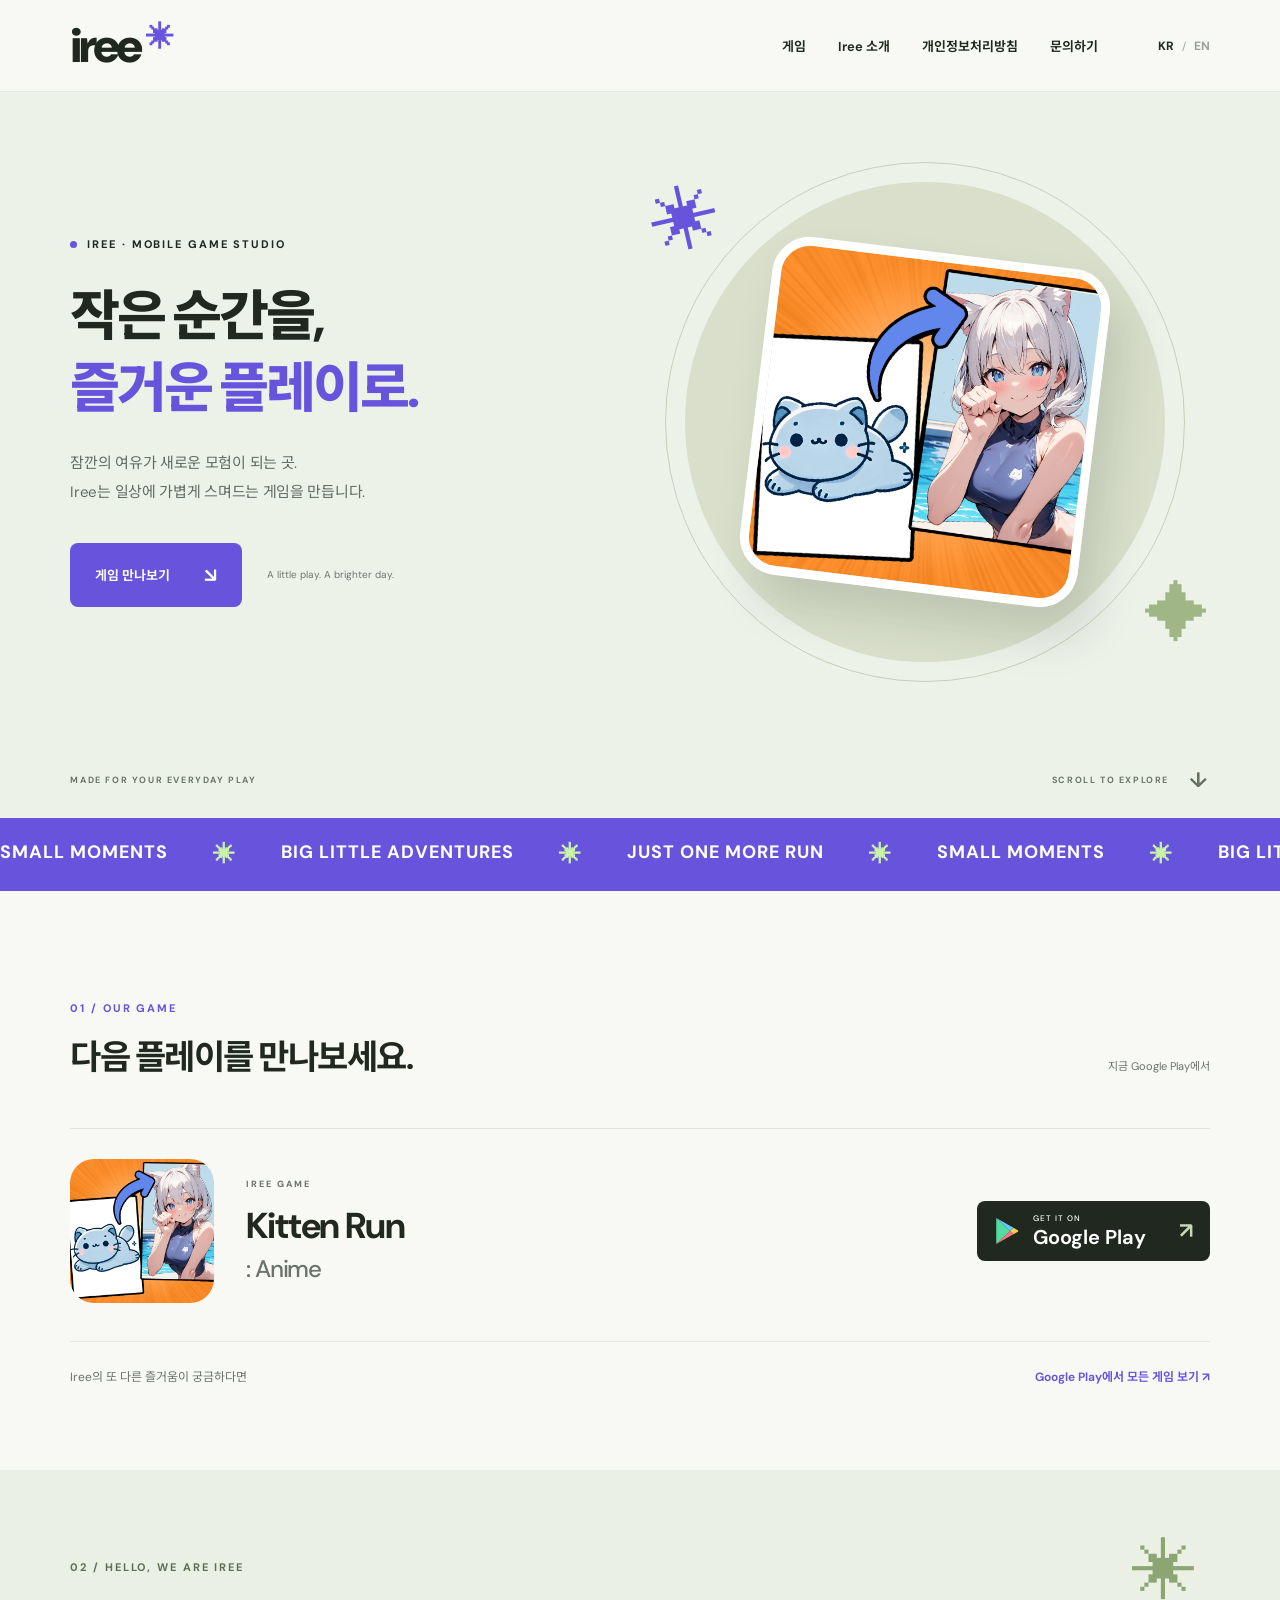
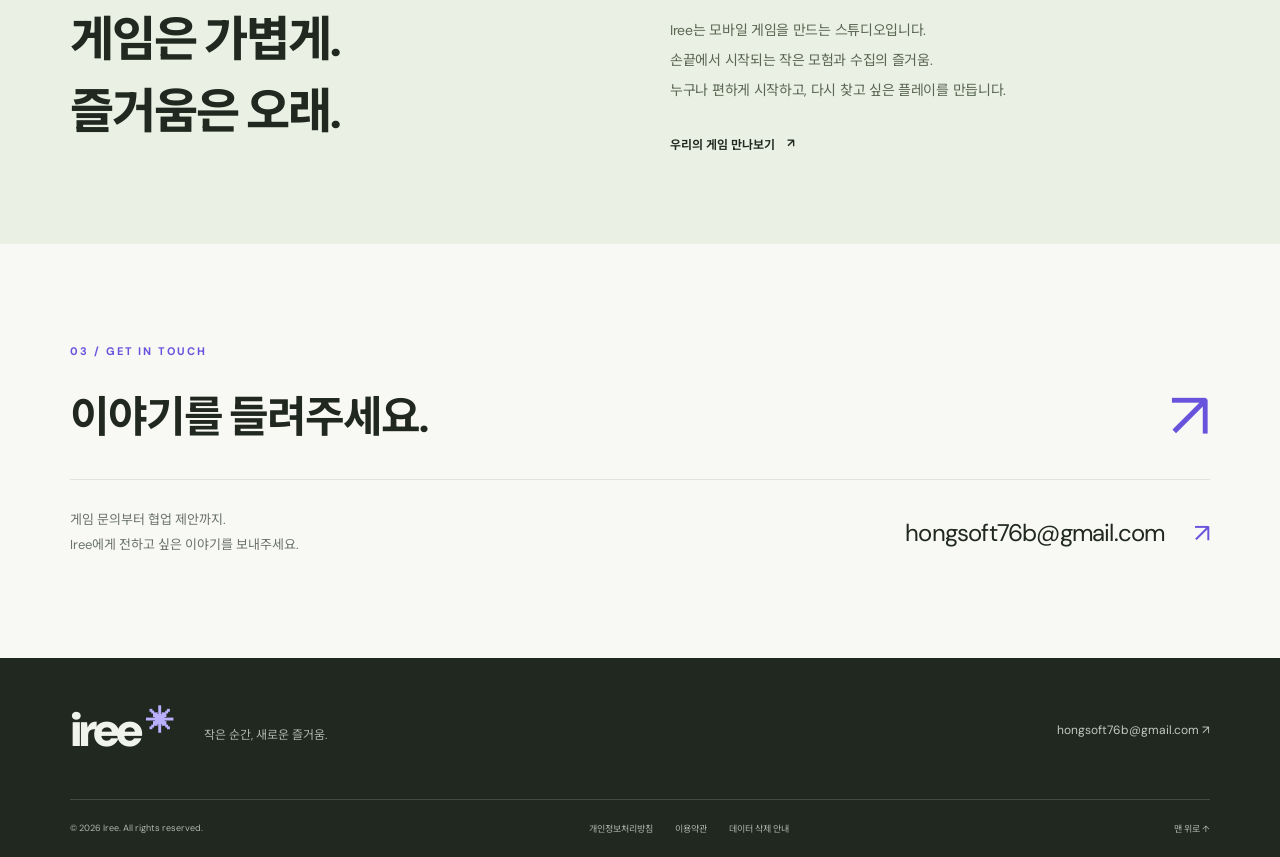
<file: index.html>
<!DOCTYPE html><html lang="ko"><head><meta charset="UTF-8"><meta name="viewport" content="width=device-width,initial-scale=1"><meta name="theme-color" content="#f7f8f5"><title>Iree — 작은 순간, 새로운 즐거움</title><meta name="description" content="Iree의 모바일 게임을 만나보세요. Kitten Run : Anime의 달리기와 캐릭터 수집, 그리고 일상을 즐겁게 만드는 플레이."><meta property="og:title" content="Iree — 작은 순간, 새로운 즐거움"><meta property="og:description" content="Iree의 모바일 게임을 만나보세요. Kitten Run : Anime의 달리기와 캐릭터 수집, 그리고 일상을 즐겁게 만드는 플레이."><meta property="og:type" content="website"><link rel="icon" href="assets/favicon.svg" type="image/svg+xml"><link rel="stylesheet" href="css/style.css"><script defer src="js/app.js"></script></head><body id="top" ><header class="site-header"><div class="nav-wrap"><a class="wordmark" href="index.html" aria-label="Iree 홈">iree<span class="logo-spark" aria-hidden="true">✳</span></a><nav aria-label="주 메뉴"><a href="index.html#games" data-i18n="navGames">게임</a><a href="index.html#about" data-i18n="navAbout">Iree 소개</a><a href="privacy.html" data-i18n="navPrivacy">개인정보처리방침</a><a href="index.html#contact" data-i18n="navContact">문의하기</a></nav><div class="languages" aria-label="Language"><button type="button" data-lang="ko" aria-pressed="true">KR</button><span>/</span><button type="button" data-lang="en" aria-pressed="false">EN</button></div><button class="menu-toggle" aria-label="메뉴 열기" aria-expanded="false"><span></span><span></span></button></div></header><main>
<section class="hero"><div class="hero-inner"><div class="hero-copy"><p class="eyebrow"><span class="status-dot"></span> IREE · MOBILE GAME STUDIO</p><h1 data-i18n="heroTitle">작은 순간을,<br><span>즐거운 플레이로.</span></h1><p class="hero-description" data-i18n="heroDescription">잠깐의 여유가 새로운 모험이 되는 곳.<br>Iree는 일상에 가볍게 스며드는 게임을 만듭니다.</p><div class="hero-actions"><a class="button button-purple" href="#games"><span data-i18n="explore">게임 만나보기</span><span>↘</span></a><span class="hero-caption" data-i18n="heroCaption">A little play. A brighter day.</span></div></div><div class="hero-art hero-art-simple" aria-label="Kitten Run 앱 아이콘"><div class="orbit orbit-one"></div><div class="orbit orbit-two"></div><div class="art-star star-one" aria-hidden="true">✳</div><div class="art-star star-two" aria-hidden="true">✦</div><div class="hero-app-icon"><img src="assets/icon.webp" alt="Kitten Run : Anime 앱 아이콘" width="512" height="512"></div></div></div><div class="hero-bottom"><span>MADE FOR YOUR EVERYDAY PLAY</span><a href="#games" aria-label="게임 소개로 이동">SCROLL TO EXPLORE <span>↓</span></a></div></section>
<div class="ticker" aria-hidden="true"><div>SMALL MOMENTS <span>✳</span> BIG LITTLE ADVENTURES <span>✳</span> JUST ONE MORE RUN <span>✳</span> SMALL MOMENTS <span>✳</span> BIG LITTLE ADVENTURES <span>✳</span></div></div>
<section class="featured section-wrap" id="games"><div class="section-top"><div><p class="eyebrow">01 / OUR GAME</p><h2 data-i18n="gamesTitle">다음 플레이를 만나보세요.</h2></div><span class="section-note" data-i18n="available">지금 Google Play에서</span></div><div class="game-summary"><img class="summary-icon" src="assets/icon.webp" alt="Kitten Run : Anime 앱 아이콘" width="512" height="512"><div class="summary-title"><p class="eyebrow">IREE GAME</p><h3>Kitten Run <span>: Anime</span></h3></div><a class="button button-dark" href="https://play.google.com/store/apps/details?id=com.hongsoft.kittenrun" target="_blank" rel="noopener"><svg viewBox="0 0 24 26" aria-hidden="true"><path fill="#52dca0" d="M2 1v24l13-12z"/><path fill="#6cc8ff" d="m2 1 16 9-3 3z"/><path fill="#ffcc4f" d="m18 10 4 2.2q1 .8 0 1.6L18 16l-3-3z"/><path fill="#ff7383" d="m2 25 16-9-3-3z"/></svg><span><small>GET IT ON</small>Google Play</span><span class="button-arrow">↗</span></a></div>
<div class="more-games"><p data-i18n="moreLine">Iree의 또 다른 즐거움이 궁금하다면</p><a href="https://play.google.com/store/apps/developer?id=iree" target="_blank" rel="noopener"><span data-i18n="moreGames">Google Play에서 모든 게임 보기</span> ↗</a></div></section>
<section class="about" id="about"><div class="section-wrap about-inner"><div><p class="eyebrow">02 / HELLO, WE ARE IREE</p><h2 data-i18n="aboutTitle">게임은 가볍게.<br>즐거움은 오래.</h2></div><div class="about-right"><span class="about-spark" aria-hidden="true">✳</span><p data-i18n="aboutDescription">Iree는 모바일 게임을 만드는 스튜디오입니다.<br>손끝에서 시작되는 작은 모험과 수집의 즐거움.<br>누구나 편하게 시작하고, 다시 찾고 싶은 플레이를 만듭니다.</p><a href="#games" class="text-link"><span data-i18n="aboutLink">우리의 게임 만나보기</span> ↗</a></div></div></section>
<section class="contact section-wrap" id="contact"><p class="eyebrow">03 / GET IN TOUCH</p><div class="contact-heading"><h2 data-i18n="contactTitle">이야기를 들려주세요.</h2><span aria-hidden="true">↗</span></div><div class="contact-bottom"><p data-i18n="contactDescription">게임 문의부터 협업 제안까지.<br>Iree에게 전하고 싶은 이야기를 보내주세요.</p><a href="mailto:hongsoft76b@gmail.com">hongsoft76b@gmail.com <span>↗</span></a></div></section></main><footer><div class="footer-main"><a class="wordmark" href="index.html" aria-label="Iree 홈">iree<span class="logo-spark" aria-hidden="true">✳</span></a><p data-i18n="footerLine">작은 순간, 새로운 즐거움.</p><a href="mailto:hongsoft76b@gmail.com">hongsoft76b@gmail.com ↗</a></div><div class="footer-bottom"><span>© 2026 Iree. All rights reserved.</span><div><a href="privacy.html" data-i18n="privacy">개인정보처리방침</a><a href="terms.html" data-i18n="terms">이용약관</a><a href="data-deletion.html" data-i18n="deletion">데이터 삭제 안내</a></div><a href="#top" data-i18n="backTop">맨 위로 ↑</a></div></footer></body></html>
</file>
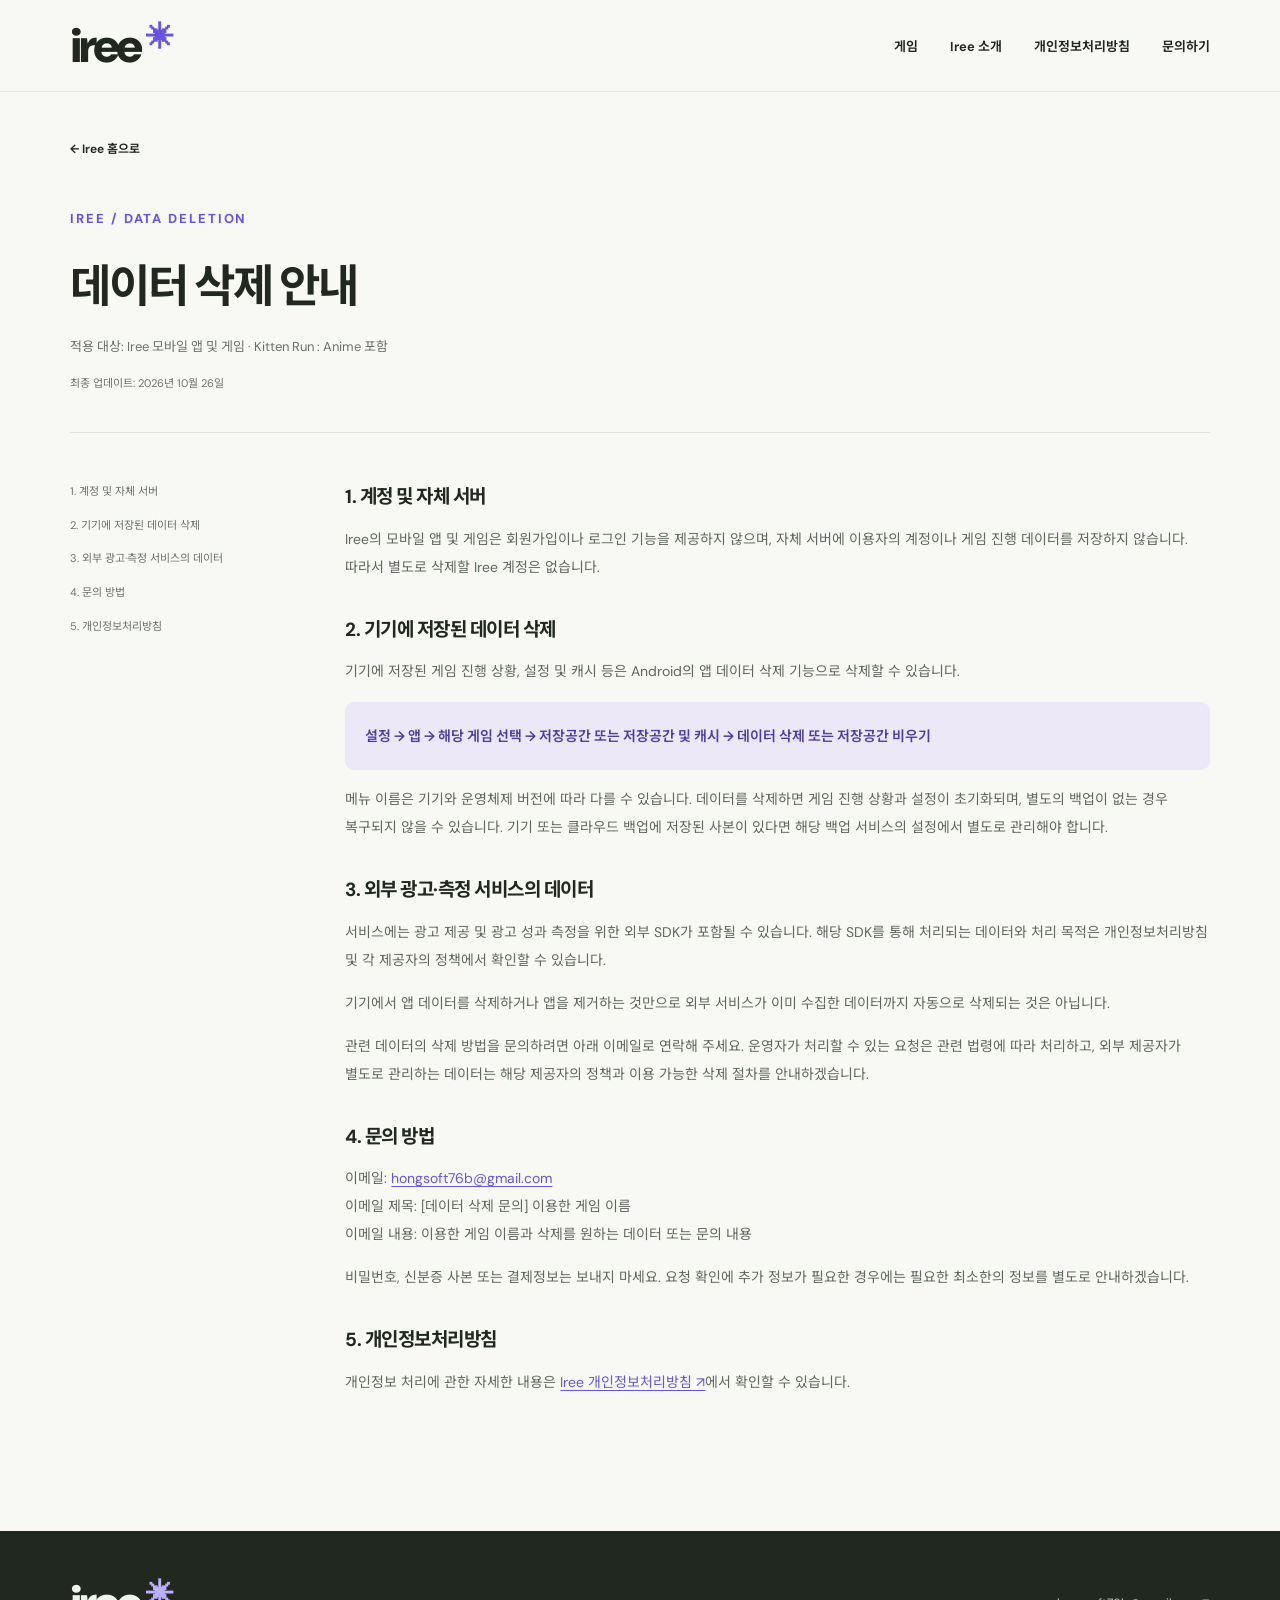
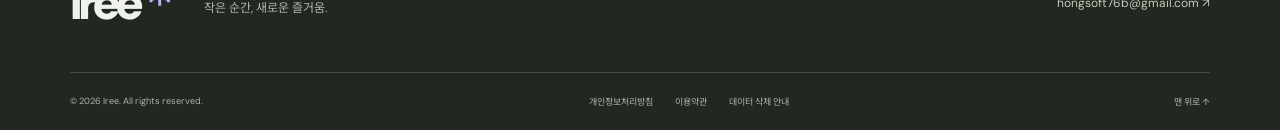
<file: data-deletion.html>
<!DOCTYPE html><html lang="ko"><head><meta charset="UTF-8"><meta name="viewport" content="width=device-width,initial-scale=1"><meta name="theme-color" content="#f7f8f5"><title>데이터 삭제 안내 — Iree</title><meta name="description" content="Iree 모바일 앱 및 게임의 데이터 삭제 안내. Kitten Run : Anime 이용자를 위한 안내."><meta property="og:title" content="데이터 삭제 안내 — Iree"><meta property="og:description" content="Iree 모바일 앱 및 게임의 데이터 삭제 안내. Kitten Run : Anime 이용자를 위한 안내."><meta property="og:type" content="website"><link rel="icon" href="assets/favicon.svg" type="image/svg+xml"><link rel="stylesheet" href="css/style.css"><script defer src="js/app.js"></script></head><body id="top" class="legal-page"><header class="site-header"><div class="nav-wrap"><a class="wordmark" href="index.html" aria-label="Iree 홈">iree<span class="logo-spark" aria-hidden="true">✳</span></a><nav aria-label="주 메뉴"><a href="index.html#games" data-i18n="navGames">게임</a><a href="index.html#about" data-i18n="navAbout">Iree 소개</a><a href="privacy.html" data-i18n="navPrivacy">개인정보처리방침</a><a href="index.html#contact" data-i18n="navContact">문의하기</a></nav><div class="languages" aria-label="Language"><button type="button" data-lang="ko" aria-pressed="true">KR</button><span>/</span><button type="button" data-lang="en" aria-pressed="false">EN</button></div><button class="menu-toggle" aria-label="메뉴 열기" aria-expanded="false"><span></span><span></span></button></div></header><main class="legal-main section-wrap"><a class="text-link" href="index.html">← Iree 홈으로</a><div class="legal-title"><p class="eyebrow">IREE / DATA DELETION</p><h1>데이터 삭제 안내</h1><p>적용 대상: Iree 모바일 앱 및 게임 · Kitten Run : Anime 포함</p><span>최종 업데이트: 2026년 10월 26일</span></div><div class="legal-grid"><aside aria-label="문서 목차"><a href="#section-1">1. 계정 및 자체 서버</a><a href="#section-2">2. 기기에 저장된 데이터 삭제</a><a href="#section-3">3. 외부 광고·측정 서비스의 데이터</a><a href="#section-4">4. 문의 방법</a><a href="#section-5">5. 개인정보처리방침</a></aside><article><section id="section-1"><h2>1. 계정 및 자체 서버</h2><div>Iree의 모바일 앱 및 게임은 회원가입이나 로그인 기능을 제공하지 않으며, 자체 서버에 이용자의 계정이나 게임 진행 데이터를 저장하지 않습니다. 따라서 별도로 삭제할 Iree 계정은 없습니다.</div></section><section id="section-2"><h2>2. 기기에 저장된 데이터 삭제</h2><div>기기에 저장된 게임 진행 상황, 설정 및 캐시 등은 Android의 앱 데이터 삭제 기능으로 삭제할 수 있습니다.<div class="instruction">설정 → 앱 → 해당 게임 선택 → 저장공간 또는 저장공간 및 캐시 → 데이터 삭제 또는 저장공간 비우기</div><p>메뉴 이름은 기기와 운영체제 버전에 따라 다를 수 있습니다. 데이터를 삭제하면 게임 진행 상황과 설정이 초기화되며, 별도의 백업이 없는 경우 복구되지 않을 수 있습니다. 기기 또는 클라우드 백업에 저장된 사본이 있다면 해당 백업 서비스의 설정에서 별도로 관리해야 합니다.</p></div></section><section id="section-3"><h2>3. 외부 광고·측정 서비스의 데이터</h2><div>서비스에는 광고 제공 및 광고 성과 측정을 위한 외부 SDK가 포함될 수 있습니다. 해당 SDK를 통해 처리되는 데이터와 처리 목적은 개인정보처리방침 및 각 제공자의 정책에서 확인할 수 있습니다.<p>기기에서 앱 데이터를 삭제하거나 앱을 제거하는 것만으로 외부 서비스가 이미 수집한 데이터까지 자동으로 삭제되는 것은 아닙니다.</p><p>관련 데이터의 삭제 방법을 문의하려면 아래 이메일로 연락해 주세요. 운영자가 처리할 수 있는 요청은 관련 법령에 따라 처리하고, 외부 제공자가 별도로 관리하는 데이터는 해당 제공자의 정책과 이용 가능한 삭제 절차를 안내하겠습니다.</p></div></section><section id="section-4"><h2>4. 문의 방법</h2><div>이메일: <a href="mailto:hongsoft76b@gmail.com?subject=Iree%20데이터%20삭제%20문의">hongsoft76b@gmail.com</a><br>이메일 제목: [데이터 삭제 문의] 이용한 게임 이름<br>이메일 내용: 이용한 게임 이름과 삭제를 원하는 데이터 또는 문의 내용<p>비밀번호, 신분증 사본 또는 결제정보는 보내지 마세요. 요청 확인에 추가 정보가 필요한 경우에는 필요한 최소한의 정보를 별도로 안내하겠습니다.</p></div></section><section id="section-5"><h2>5. 개인정보처리방침</h2><div>개인정보 처리에 관한 자세한 내용은 <a href="privacy.html">Iree 개인정보처리방침 ↗</a>에서 확인할 수 있습니다.</div></section></article></div></main><footer><div class="footer-main"><a class="wordmark" href="index.html" aria-label="Iree 홈">iree<span class="logo-spark" aria-hidden="true">✳</span></a><p data-i18n="footerLine">작은 순간, 새로운 즐거움.</p><a href="mailto:hongsoft76b@gmail.com">hongsoft76b@gmail.com ↗</a></div><div class="footer-bottom"><span>© 2026 Iree. All rights reserved.</span><div><a href="privacy.html" data-i18n="privacy">개인정보처리방침</a><a href="terms.html" data-i18n="terms">이용약관</a><a href="data-deletion.html" data-i18n="deletion">데이터 삭제 안내</a></div><a href="#top" data-i18n="backTop">맨 위로 ↑</a></div></footer></body></html>
</file>
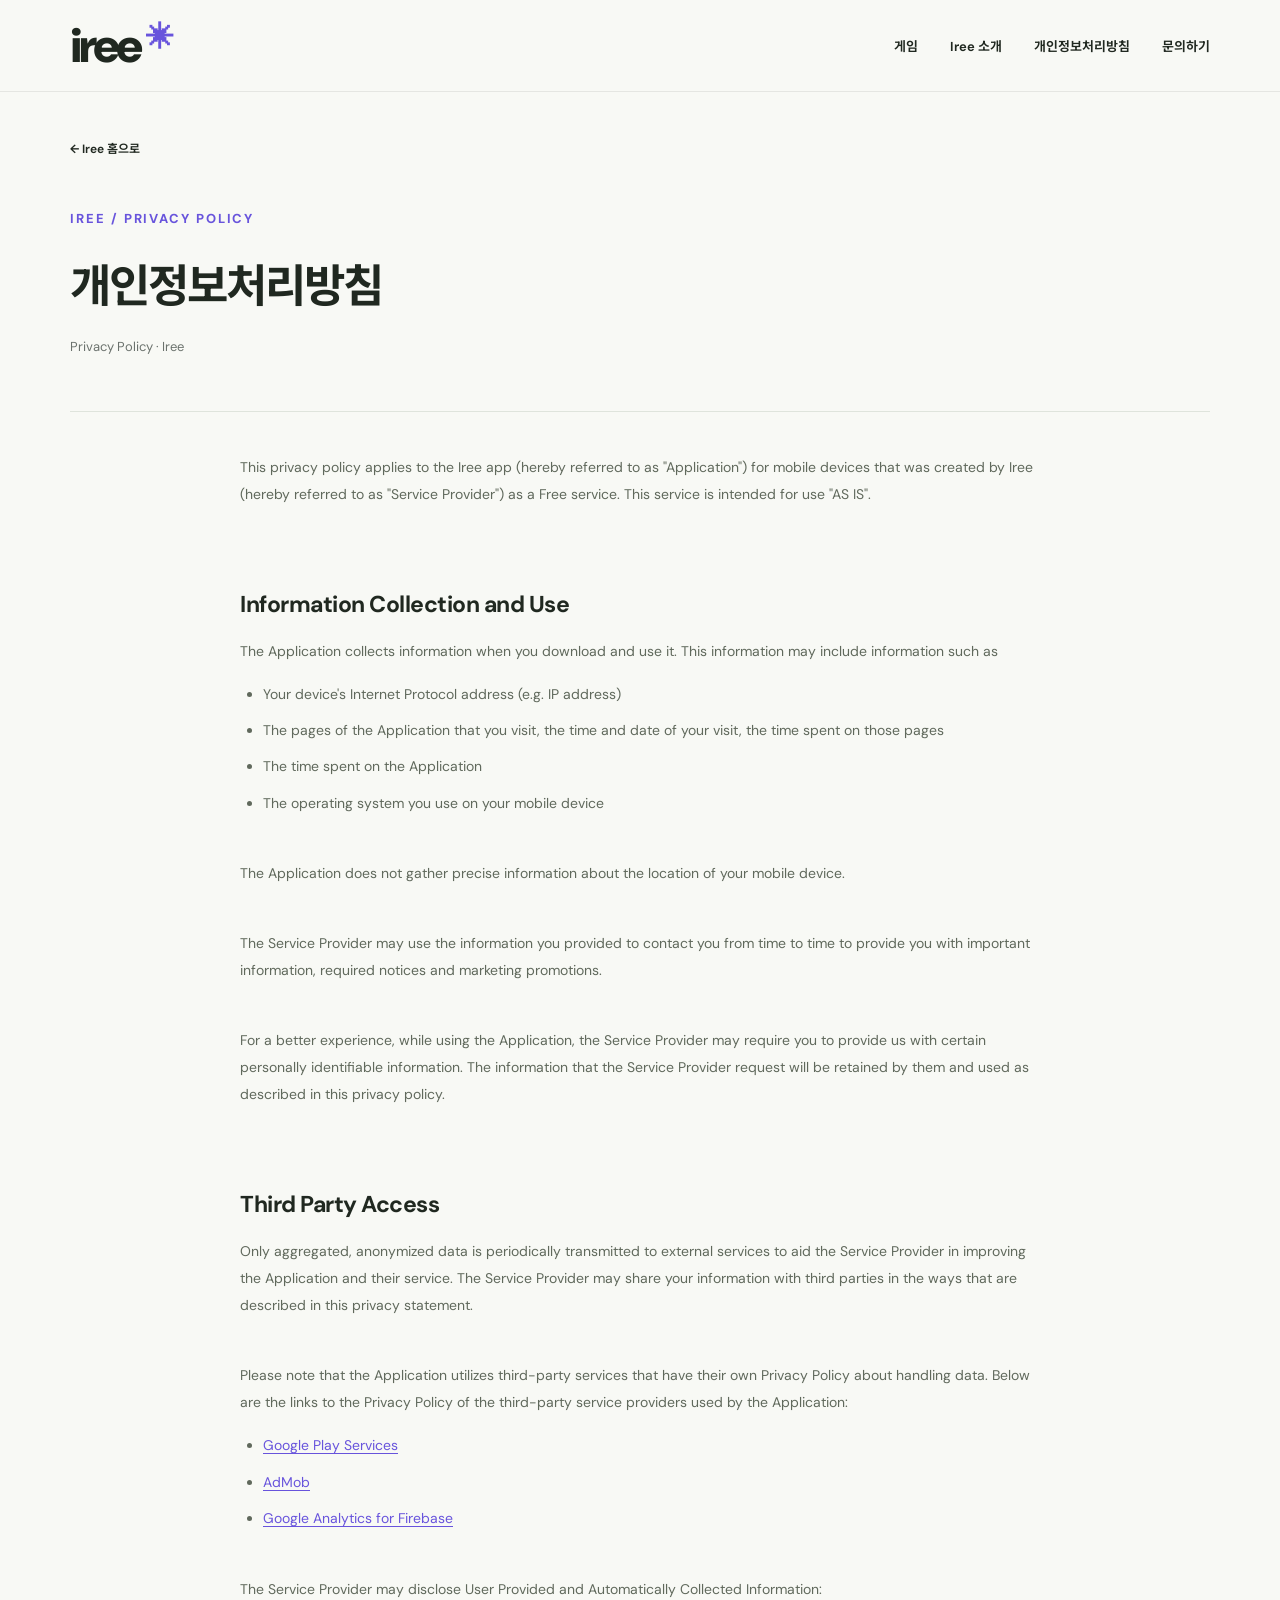
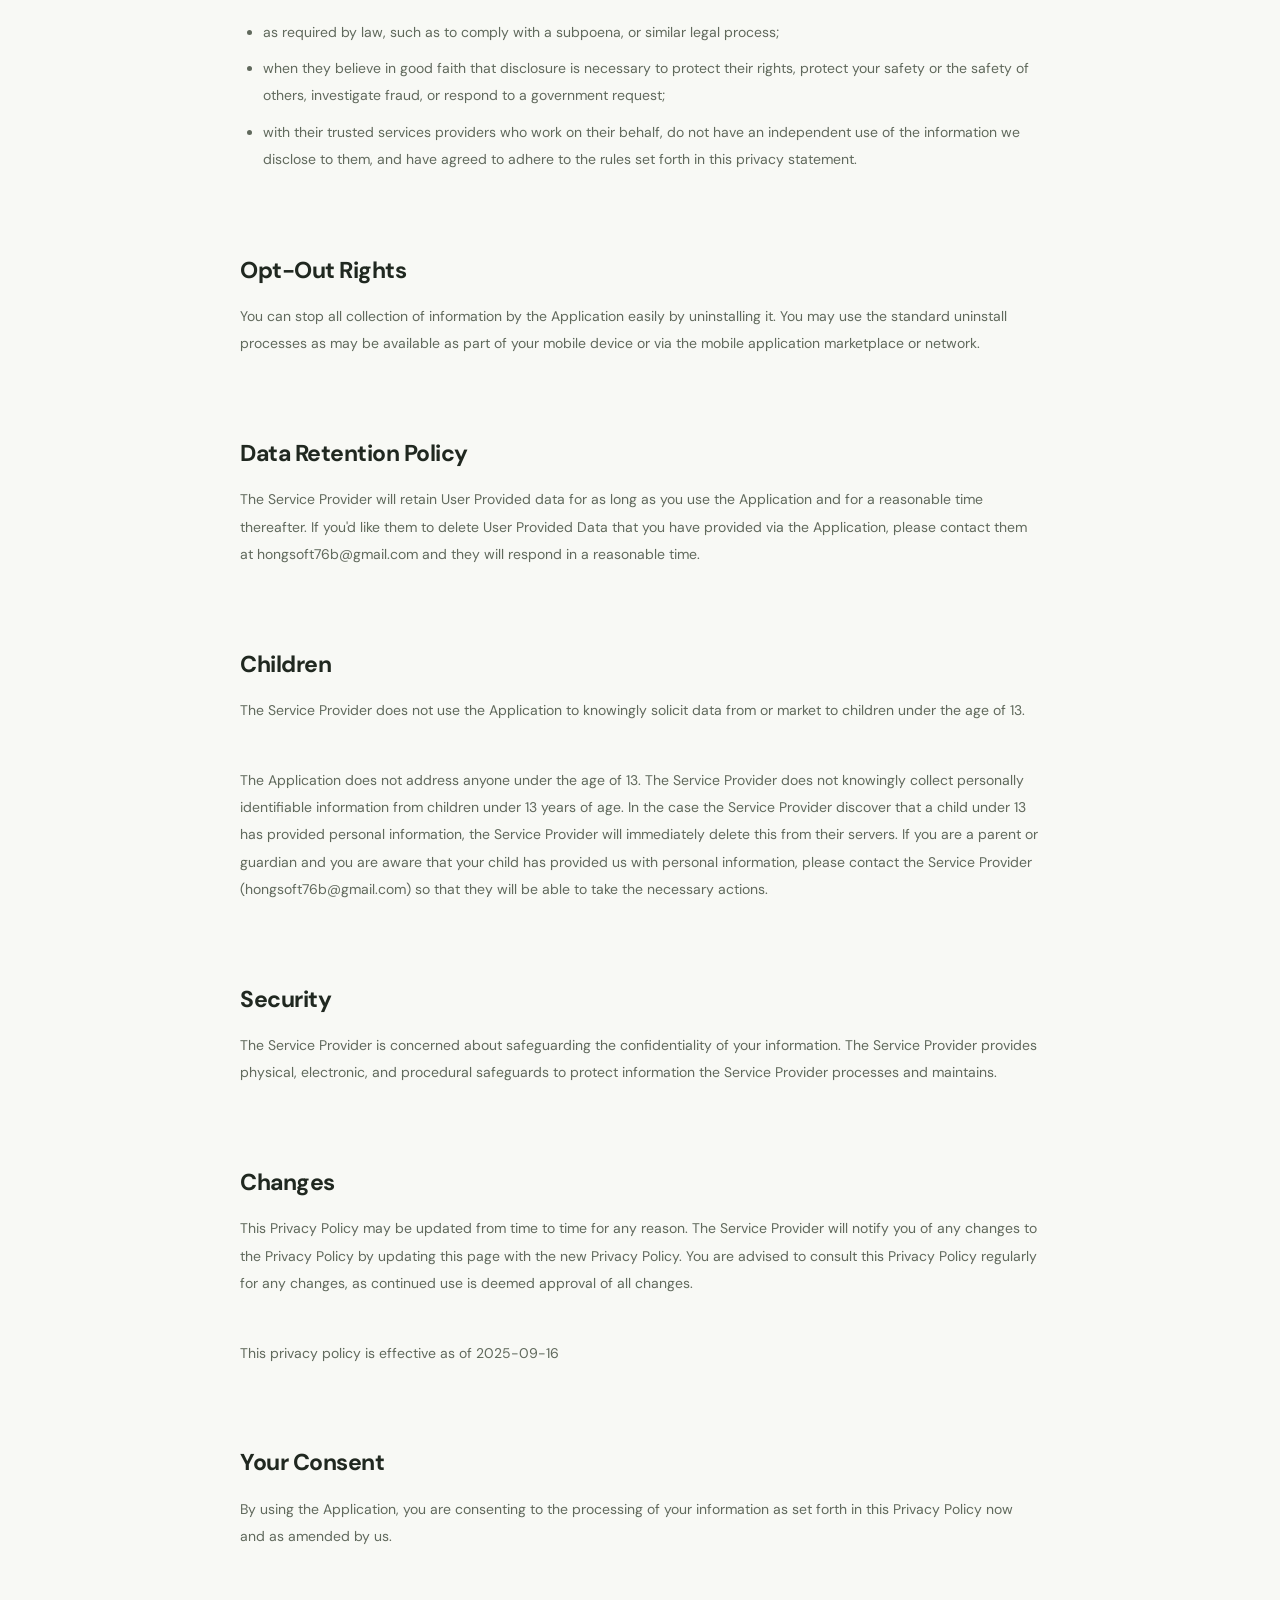
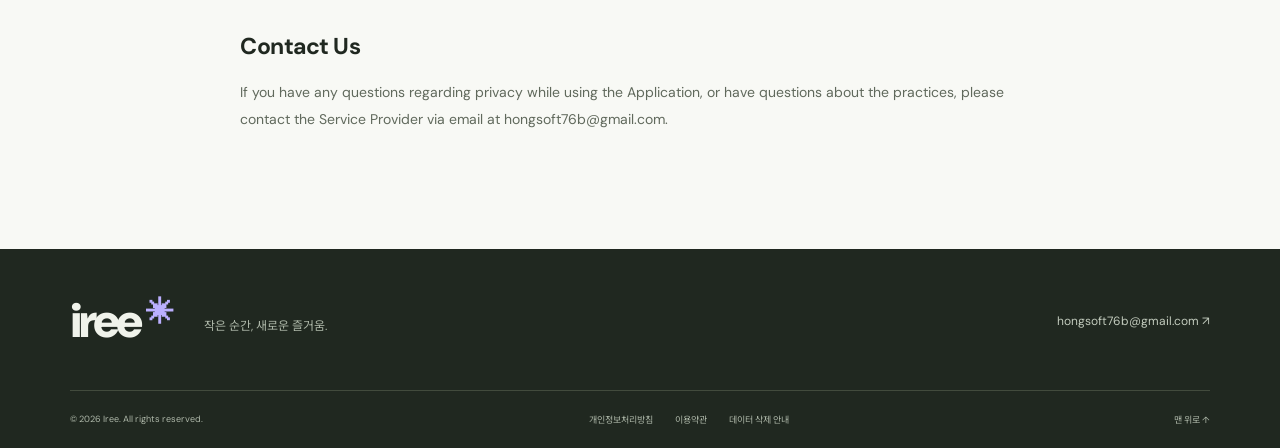
<file: privacy.html>
<!DOCTYPE html><html lang="ko"><head><meta charset="UTF-8"><meta name="viewport" content="width=device-width,initial-scale=1"><meta name="theme-color" content="#f7f8f5"><title>개인정보처리방침 — Iree</title><meta name="description" content="Iree 모바일 앱의 개인정보처리방침. Privacy Policy for Iree mobile applications."><meta property="og:title" content="개인정보처리방침 — Iree"><meta property="og:description" content="Iree 모바일 앱의 개인정보처리방침. Privacy Policy for Iree mobile applications."><meta property="og:type" content="website"><link rel="icon" href="assets/favicon.svg" type="image/svg+xml"><link rel="stylesheet" href="css/style.css"><script defer src="js/app.js"></script></head><body id="top" class="legal-page"><header class="site-header"><div class="nav-wrap"><a class="wordmark" href="index.html" aria-label="Iree 홈">iree<span class="logo-spark" aria-hidden="true">✳</span></a><nav aria-label="주 메뉴"><a href="index.html#games" data-i18n="navGames">게임</a><a href="index.html#about" data-i18n="navAbout">Iree 소개</a><a href="privacy.html" data-i18n="navPrivacy">개인정보처리방침</a><a href="index.html#contact" data-i18n="navContact">문의하기</a></nav><div class="languages" aria-label="Language"><button type="button" data-lang="ko" aria-pressed="true">KR</button><span>/</span><button type="button" data-lang="en" aria-pressed="false">EN</button></div><button class="menu-toggle" aria-label="메뉴 열기" aria-expanded="false"><span></span><span></span></button></div></header><main class="legal-main section-wrap"><a class="text-link" href="index.html">← Iree 홈으로</a><div class="legal-title"><p class="eyebrow">IREE / PRIVACY POLICY</p><h1>개인정보처리방침</h1><p>Privacy Policy · Iree</p></div><article class="privacy-article" lang="en"><p>This privacy policy applies to the Iree app (hereby referred to as "Application") for mobile devices that was created by Iree (hereby referred to as "Service Provider") as a Free service. This service is intended for use "AS IS".</p><br>
        <h2 id="privacy-information-collection-and-use">Information Collection and Use</h2>
        <p>The Application collects information when you download and use it. This information may include information such as </p>
        <ul>
            <li>Your device's Internet Protocol address (e.g. IP address)</li>
            <li>The pages of the Application that you visit, the time and date of your visit, the time spent on those pages</li>
            <li>The time spent on the Application</li>
            <li>The operating system you use on your mobile device</li>
        </ul>
        <p></p><br>
        <p>The Application does not gather precise information about the location of your mobile device.</p><br>
        <p>The Service Provider may use the information you provided to contact you from time to time to provide you with important information, required notices and marketing promotions.</p><br>
        <p>For a better experience, while using the Application, the Service Provider may require you to provide us with certain personally identifiable information. The information that the Service Provider request will be retained by them and used as described in this privacy policy.</p><br>
        <h2 id="privacy-third-party-access">Third Party Access</h2>
        <p>Only aggregated, anonymized data is periodically transmitted to external services to aid the Service Provider in improving the Application and their service. The Service Provider may share your information with third parties in the ways that are described in this privacy statement.</p>
        <div><br>
            <p>Please note that the Application utilizes third-party services that have their own Privacy Policy about handling data. Below are the links to the Privacy Policy of the third-party service providers used by the Application:</p>
            <ul>
                <li><a href="https://www.google.com/policies/privacy/" target="_blank" rel="noopener noreferrer">Google Play Services</a></li>
                <li><a href="https://support.google.com/admob/answer/6128543?hl=ko" target="_blank" rel="noopener noreferrer">AdMob</a></li>
                <li><a href="https://firebase.google.com/support/privacy" target="_blank" rel="noopener noreferrer">Google Analytics for Firebase</a></li>
            </ul>
        </div><br>
        <p>The Service Provider may disclose User Provided and Automatically Collected Information:</p>
        <ul>
            <li>as required by law, such as to comply with a subpoena, or similar legal process;</li>
            <li>when they believe in good faith that disclosure is necessary to protect their rights, protect your safety or the safety of others, investigate fraud, or respond to a government request;</li>
            <li>with their trusted services providers who work on their behalf, do not have an independent use of the information we disclose to them, and have agreed to adhere to the rules set forth in this privacy statement.</li>
        </ul>
        <p></p><br>
        <h2 id="privacy-opt-out-rights">Opt-Out Rights</h2>
        <p>You can stop all collection of information by the Application easily by uninstalling it. You may use the standard uninstall processes as may be available as part of your mobile device or via the mobile application marketplace or network.</p><br>
        <h2 id="privacy-data-retention-policy">Data Retention Policy</h2>
        <p>The Service Provider will retain User Provided data for as long as you use the Application and for a reasonable time thereafter. If you'd like them to delete User Provided Data that you have provided via the Application, please contact them at hongsoft76b@gmail.com and they will respond in a reasonable time.</p><br>
        <h2 id="privacy-children">Children</h2>
        <p>The Service Provider does not use the Application to knowingly solicit data from or market to children under the age of 13.</p>
        <div><br>
            <p>The Application does not address anyone under the age of 13. The Service Provider does not knowingly collect personally identifiable information from children under 13 years of age. In the case the Service Provider discover that a child under 13 has provided personal information, the Service Provider will immediately delete this from their servers. If you are a parent or guardian and you are aware that your child has provided us with personal information, please contact the Service Provider (hongsoft76b@gmail.com) so that they will be able to take the necessary actions.</p>
        </div><br>
        <h2 id="privacy-security">Security</h2>
        <p>The Service Provider is concerned about safeguarding the confidentiality of your information. The Service Provider provides physical, electronic, and procedural safeguards to protect information the Service Provider processes and maintains.</p><br>
        <h2 id="privacy-changes">Changes</h2>
        <p>This Privacy Policy may be updated from time to time for any reason. The Service Provider will notify you of any changes to the Privacy Policy by updating this page with the new Privacy Policy. You are advised to consult this Privacy Policy regularly for any changes, as continued use is deemed approval of all changes.</p><br>
        <p>This privacy policy is effective as of 2025-09-16</p><br>
        <h2 id="privacy-your-consent">Your Consent</h2>
        <p>By using the Application, you are consenting to the processing of your information as set forth in this Privacy Policy now and as amended by us.</p><br>
        <h2 id="privacy-contact-us">Contact Us</h2>
        <p>If you have any questions regarding privacy while using the Application, or have questions about the practices, please contact the Service Provider via email at hongsoft76b@gmail.com.</p></article></main><footer><div class="footer-main"><a class="wordmark" href="index.html" aria-label="Iree 홈">iree<span class="logo-spark" aria-hidden="true">✳</span></a><p data-i18n="footerLine">작은 순간, 새로운 즐거움.</p><a href="mailto:hongsoft76b@gmail.com">hongsoft76b@gmail.com ↗</a></div><div class="footer-bottom"><span>© 2026 Iree. All rights reserved.</span><div><a href="privacy.html" data-i18n="privacy">개인정보처리방침</a><a href="terms.html" data-i18n="terms">이용약관</a><a href="data-deletion.html" data-i18n="deletion">데이터 삭제 안내</a></div><a href="#top" data-i18n="backTop">맨 위로 ↑</a></div></footer></body></html>
</file>
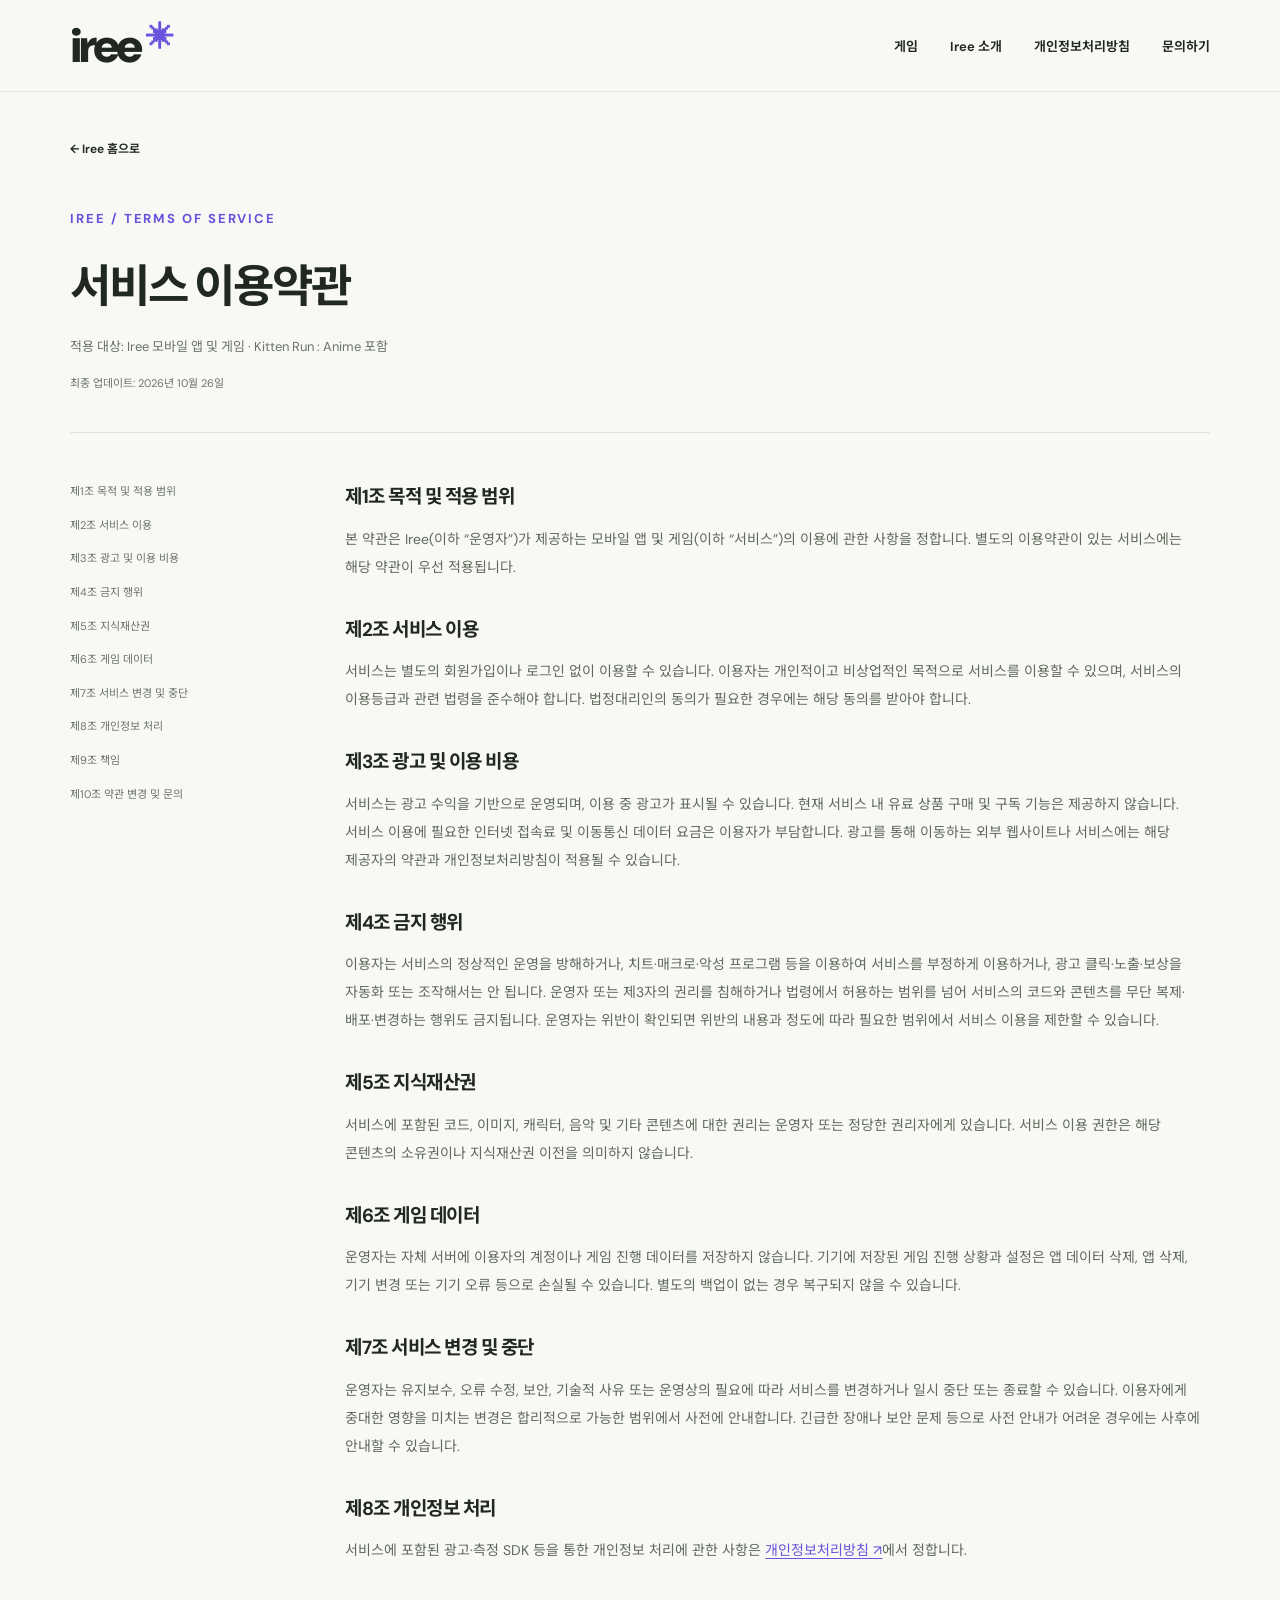
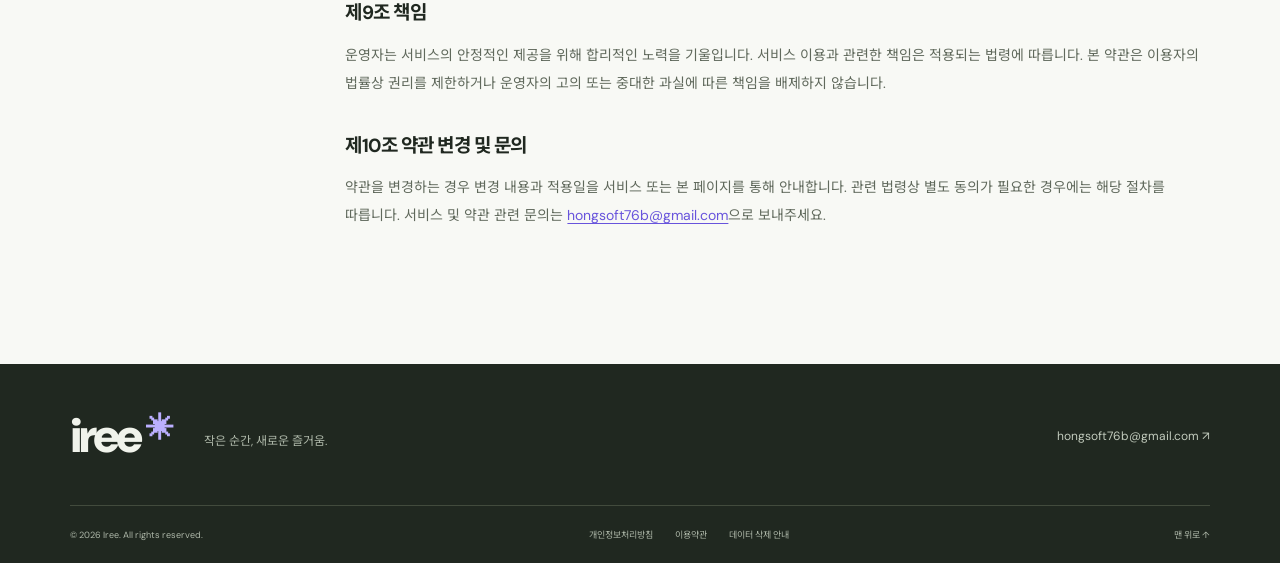
<file: terms.html>
<!DOCTYPE html><html lang="ko"><head><meta charset="UTF-8"><meta name="viewport" content="width=device-width,initial-scale=1"><meta name="theme-color" content="#f7f8f5"><title>서비스 이용약관 — Iree</title><meta name="description" content="Iree 모바일 앱 및 게임의 서비스 이용약관. Kitten Run : Anime 이용자를 위한 안내."><meta property="og:title" content="서비스 이용약관 — Iree"><meta property="og:description" content="Iree 모바일 앱 및 게임의 서비스 이용약관. Kitten Run : Anime 이용자를 위한 안내."><meta property="og:type" content="website"><link rel="icon" href="assets/favicon.svg" type="image/svg+xml"><link rel="stylesheet" href="css/style.css"><script defer src="js/app.js"></script></head><body id="top" class="legal-page"><header class="site-header"><div class="nav-wrap"><a class="wordmark" href="index.html" aria-label="Iree 홈">iree<span class="logo-spark" aria-hidden="true">✳</span></a><nav aria-label="주 메뉴"><a href="index.html#games" data-i18n="navGames">게임</a><a href="index.html#about" data-i18n="navAbout">Iree 소개</a><a href="privacy.html" data-i18n="navPrivacy">개인정보처리방침</a><a href="index.html#contact" data-i18n="navContact">문의하기</a></nav><div class="languages" aria-label="Language"><button type="button" data-lang="ko" aria-pressed="true">KR</button><span>/</span><button type="button" data-lang="en" aria-pressed="false">EN</button></div><button class="menu-toggle" aria-label="메뉴 열기" aria-expanded="false"><span></span><span></span></button></div></header><main class="legal-main section-wrap"><a class="text-link" href="index.html">← Iree 홈으로</a><div class="legal-title"><p class="eyebrow">IREE / TERMS OF SERVICE</p><h1>서비스 이용약관</h1><p>적용 대상: Iree 모바일 앱 및 게임 · Kitten Run : Anime 포함</p><span>최종 업데이트: 2026년 10월 26일</span></div><div class="legal-grid"><aside aria-label="문서 목차"><a href="#section-1">제1조 목적 및 적용 범위</a><a href="#section-2">제2조 서비스 이용</a><a href="#section-3">제3조 광고 및 이용 비용</a><a href="#section-4">제4조 금지 행위</a><a href="#section-5">제5조 지식재산권</a><a href="#section-6">제6조 게임 데이터</a><a href="#section-7">제7조 서비스 변경 및 중단</a><a href="#section-8">제8조 개인정보 처리</a><a href="#section-9">제9조 책임</a><a href="#section-10">제10조 약관 변경 및 문의</a></aside><article><section id="section-1"><h2>제1조 목적 및 적용 범위</h2><div>본 약관은 Iree(이하 “운영자”)가 제공하는 모바일 앱 및 게임(이하 “서비스”)의 이용에 관한 사항을 정합니다. 별도의 이용약관이 있는 서비스에는 해당 약관이 우선 적용됩니다.</div></section><section id="section-2"><h2>제2조 서비스 이용</h2><div>서비스는 별도의 회원가입이나 로그인 없이 이용할 수 있습니다. 이용자는 개인적이고 비상업적인 목적으로 서비스를 이용할 수 있으며, 서비스의 이용등급과 관련 법령을 준수해야 합니다. 법정대리인의 동의가 필요한 경우에는 해당 동의를 받아야 합니다.</div></section><section id="section-3"><h2>제3조 광고 및 이용 비용</h2><div>서비스는 광고 수익을 기반으로 운영되며, 이용 중 광고가 표시될 수 있습니다. 현재 서비스 내 유료 상품 구매 및 구독 기능은 제공하지 않습니다. 서비스 이용에 필요한 인터넷 접속료 및 이동통신 데이터 요금은 이용자가 부담합니다. 광고를 통해 이동하는 외부 웹사이트나 서비스에는 해당 제공자의 약관과 개인정보처리방침이 적용될 수 있습니다.</div></section><section id="section-4"><h2>제4조 금지 행위</h2><div>이용자는 서비스의 정상적인 운영을 방해하거나, 치트·매크로·악성 프로그램 등을 이용하여 서비스를 부정하게 이용하거나, 광고 클릭·노출·보상을 자동화 또는 조작해서는 안 됩니다. 운영자 또는 제3자의 권리를 침해하거나 법령에서 허용하는 범위를 넘어 서비스의 코드와 콘텐츠를 무단 복제·배포·변경하는 행위도 금지됩니다. 운영자는 위반이 확인되면 위반의 내용과 정도에 따라 필요한 범위에서 서비스 이용을 제한할 수 있습니다.</div></section><section id="section-5"><h2>제5조 지식재산권</h2><div>서비스에 포함된 코드, 이미지, 캐릭터, 음악 및 기타 콘텐츠에 대한 권리는 운영자 또는 정당한 권리자에게 있습니다. 서비스 이용 권한은 해당 콘텐츠의 소유권이나 지식재산권 이전을 의미하지 않습니다.</div></section><section id="section-6"><h2>제6조 게임 데이터</h2><div>운영자는 자체 서버에 이용자의 계정이나 게임 진행 데이터를 저장하지 않습니다. 기기에 저장된 게임 진행 상황과 설정은 앱 데이터 삭제, 앱 삭제, 기기 변경 또는 기기 오류 등으로 손실될 수 있습니다. 별도의 백업이 없는 경우 복구되지 않을 수 있습니다.</div></section><section id="section-7"><h2>제7조 서비스 변경 및 중단</h2><div>운영자는 유지보수, 오류 수정, 보안, 기술적 사유 또는 운영상의 필요에 따라 서비스를 변경하거나 일시 중단 또는 종료할 수 있습니다. 이용자에게 중대한 영향을 미치는 변경은 합리적으로 가능한 범위에서 사전에 안내합니다. 긴급한 장애나 보안 문제 등으로 사전 안내가 어려운 경우에는 사후에 안내할 수 있습니다.</div></section><section id="section-8"><h2>제8조 개인정보 처리</h2><div>서비스에 포함된 광고·측정 SDK 등을 통한 개인정보 처리에 관한 사항은 <a href="privacy.html">개인정보처리방침 ↗</a>에서 정합니다.</div></section><section id="section-9"><h2>제9조 책임</h2><div>운영자는 서비스의 안정적인 제공을 위해 합리적인 노력을 기울입니다. 서비스 이용과 관련한 책임은 적용되는 법령에 따릅니다. 본 약관은 이용자의 법률상 권리를 제한하거나 운영자의 고의 또는 중대한 과실에 따른 책임을 배제하지 않습니다.</div></section><section id="section-10"><h2>제10조 약관 변경 및 문의</h2><div>약관을 변경하는 경우 변경 내용과 적용일을 서비스 또는 본 페이지를 통해 안내합니다. 관련 법령상 별도 동의가 필요한 경우에는 해당 절차를 따릅니다. 서비스 및 약관 관련 문의는 <a href="mailto:hongsoft76b@gmail.com">hongsoft76b@gmail.com</a>으로 보내주세요.</div></section></article></div></main><footer><div class="footer-main"><a class="wordmark" href="index.html" aria-label="Iree 홈">iree<span class="logo-spark" aria-hidden="true">✳</span></a><p data-i18n="footerLine">작은 순간, 새로운 즐거움.</p><a href="mailto:hongsoft76b@gmail.com">hongsoft76b@gmail.com ↗</a></div><div class="footer-bottom"><span>© 2026 Iree. All rights reserved.</span><div><a href="privacy.html" data-i18n="privacy">개인정보처리방침</a><a href="terms.html" data-i18n="terms">이용약관</a><a href="data-deletion.html" data-i18n="deletion">데이터 삭제 안내</a></div><a href="#top" data-i18n="backTop">맨 위로 ↑</a></div></footer></body></html>
</file>
<file: css/style.css>
@import url('https://fonts.googleapis.com/css2?family=DM+Sans:wght@400;500;600;650;700;750;800;900;1000&family=Noto+Sans+KR:wght@400;500;600;650;700;750;800;900&display=swap');
:root{--ink:#202820;--muted:#6b726d;--purple:#6854dc;--paper:#f8f9f5;--line:#dfe4dc;--lavender:#e9e4ff}*{box-sizing:border-box}html{scroll-behavior:smooth;scroll-padding-top:100px}body{margin:0;background:var(--paper);color:var(--ink);font-family:'DM Sans','Noto Sans KR',sans-serif;-webkit-font-smoothing:antialiased}a{color:inherit;text-decoration:none}button{font:inherit;color:inherit;cursor:pointer}button,a{-webkit-tap-highlight-color:transparent}a:focus-visible,button:focus-visible{outline:3px solid var(--purple);outline-offset:5px}button{border:0}::selection{background:#d7c8ff}img{display:block;max-width:100%}.site-header{height:92px;background:rgba(248,249,245,.94);position:sticky;top:0;z-index:50;border-bottom:1px solid rgba(32,40,32,.09);backdrop-filter:blur(18px)}.nav-wrap{max-width:1440px;height:100%;margin:auto;padding:0 5.5%;display:flex;align-items:center;gap:60px}.wordmark{font-size:48px;line-height:1;font-weight:1000;letter-spacing:-4px;display:inline-flex;align-items:center;gap:7px}.logo-spark{color:var(--purple);font-size:28px;letter-spacing:0;display:inline-block;margin-top:-15px}.nav-wrap nav{display:flex;gap:32px;align-items:center;font-size:13px;font-weight:650;margin-left:auto}.nav-wrap nav a{transition:color .2s}.nav-wrap nav a:hover{color:var(--purple)}.languages{display:flex;gap:8px;align-items:center;font-size:11px;color:#a0a69f}.languages button{background:none;padding:6px 0;font-size:12px;color:#9a9f99;font-weight:700}.languages button[aria-pressed=true]{color:var(--ink)}.menu-toggle{display:none}.section-wrap{max-width:1320px;padding-left:5.5%;padding-right:5.5%;margin:auto}.hero{background:#edf2e9;overflow:hidden;position:relative}.hero-inner{max-width:1440px;margin:auto;min-height:650px;display:grid;grid-template-columns:1fr 1fr;padding:52px 5.5% 42px;align-items:center}.eyebrow{font-size:11px;letter-spacing:1.9px;font-weight:750;display:flex;gap:10px;align-items:center;margin:0 0 30px}.status-dot{width:7px;height:7px;border-radius:50%;background:var(--purple)}h1,h2,h3,p{margin-top:0}.hero-copy{position:relative;z-index:3}.hero-copy h1{font-size:clamp(36px,4.25vw,65px);line-height:1.31;letter-spacing:-3px;font-weight:800;margin:0 0 25px;white-space:nowrap}.hero-copy h1 span{color:var(--purple)}.hero-description{font-size:15px;line-height:1.95;color:#626c61;letter-spacing:-.3px;margin-bottom:35px}.hero-actions{display:flex;align-items:center;gap:25px}.button{display:inline-flex;gap:34px;align-items:center;padding:19px 25px;font-size:13px;font-weight:650;border-radius:8px;transition:transform .2s,box-shadow .2s}.button:hover{transform:translateY(-3px);box-shadow:0 10px 24px #4e3fad20}.button-purple{background:var(--purple);color:white}.button-purple>span:last-child{font-size:20px}.hero-caption{font-size:10px;color:#6f776c}.hero-art{height:540px;position:relative;isolation:isolate;min-width:0}.orbit{position:absolute;width:480px;height:480px;border-radius:50%;left:25px;top:28px;z-index:-1}.orbit-one{background:#d9dfca}.orbit-two{width:520px;height:520px;left:4px;top:9px;border:1px solid #c6cfb9;background:none}.game-phone{position:absolute;border:7px solid #26322f;border-radius:30px;background:#26322f;box-shadow:14px 22px 35px #1e332c26;overflow:hidden;width:218px;height:392px;top:83px}.game-phone img{width:100%;height:100%;object-fit:cover}.phone-back{right:15px;transform:rotate(12deg);top:61px;z-index:1}.phone-front{left:58px;transform:rotate(-9deg);z-index:2}.art-star{position:absolute;color:var(--purple);z-index:4}.star-one{left:1px;top:30px;font-size:69px;transform:rotate(-13deg)}.star-two{right:0;bottom:51px;font-size:65px;color:#a0b687}.floating-label{position:absolute;font-size:9px;letter-spacing:1px;font-weight:800;background:var(--paper);padding:12px 16px;border-radius:40px;z-index:5;box-shadow:0 5px 15px #2331270b}.label-one{right:-8px;top:11px;transform:rotate(5deg)}.art-sticker{position:absolute;left:99px;bottom:5px;z-index:7;display:flex;gap:14px;background:#fff;border:1px solid #e0e4d8;box-shadow:0 16px 30px #27332215;align-items:center;border-radius:15px;padding:12px 18px 12px 12px;transform:rotate(-3deg);width:290px}.art-sticker img{border-radius:11px;width:56px;height:56px}.art-sticker strong{font-size:17px;display:block}.art-sticker div>span{font-size:10px;color:var(--muted);display:block;margin-top:5px}.sticker-arrow{margin-left:auto;font-size:23px;color:var(--purple)}.hero-bottom{max-width:1440px;margin:auto;padding:24px 5.5%;display:flex;justify-content:space-between;align-items:center;font-size:9px;font-weight:650;letter-spacing:1.6px;color:#687061}.hero-bottom a{display:flex;align-items:center;gap:20px}.hero-bottom a span{font-size:21px}.ticker{overflow:hidden;background:var(--purple);color:#fff;white-space:nowrap;padding:22px 0}.ticker>div{font-size:18px;letter-spacing:1px;font-weight:700;display:flex;gap:45px;width:max-content;animation:drift 40s linear infinite}.ticker span{font-size:22px;color:#cbf3a8}@keyframes drift{to{transform:translateX(-40%)}}.featured{padding-top:110px;padding-bottom:85px}.section-top{display:flex;justify-content:space-between;align-items:flex-end;margin-bottom:45px}.section-top .eyebrow{margin-bottom:17px;color:var(--purple)}h2{font-size:34px;letter-spacing:-1.5px;line-height:1.5;margin-bottom:0}.section-note{font-size:11px;color:var(--muted);margin-bottom:10px}.game-feature{display:grid;grid-template-columns:1fr 1fr;gap:60px;align-items:center}.game-presentation{background:#e7e1ff;border-radius:18px;overflow:hidden;min-height:490px;position:relative;padding:25px 28px}.game-presentation:after{content:'';position:absolute;border:1px solid #c2b4f2;width:450px;height:450px;border-radius:50%;left:80px;top:75px;z-index:0}.game-presentation-top{display:flex;justify-content:space-between;font-size:9px;letter-spacing:1.7px;font-weight:700;color:#62529a;position:relative;z-index:2}.feature-icon{width:230px;position:absolute;right:30px;top:90px;transform:rotate(12deg);z-index:2;border-radius:26px;box-shadow:12px 18px 25px #6854dc2c;overflow:hidden;border:6px solid #fff}.presentation-word{font-size:92px;line-height:.89;letter-spacing:-6px;font-weight:900;position:absolute;bottom:87px;left:28px;z-index:3;color:#4f3ba5;text-shadow:0 2px #e7e1ff}.presentation-word em{font-style:normal;color:#fff}.presentation-word>span{font-size:58px;position:absolute;right:-84px;bottom:-4px;color:#92ad68}.game-presentation>p{position:absolute;left:30px;bottom:15px;font-size:9px;letter-spacing:1.8px;color:#62529a}.tags{display:flex;flex-wrap:wrap;gap:6px;margin-bottom:24px}.tags>span{font-size:10px;border:1px solid #d8ded4;padding:7px 10px;border-radius:30px;color:#626b5e}.game-copy h3{font-size:43px;line-height:1.15;letter-spacing:-1.8px;margin-bottom:23px;font-weight:800}.game-copy h3>span{display:block;font-size:27px;font-weight:500;letter-spacing:-.7px;color:var(--muted);margin-top:8px}.game-intro{font-size:22px;font-weight:700;line-height:1.6;letter-spacing:-.5px;margin-bottom:14px}.game-description{font-size:13px;line-height:1.9;color:var(--muted);margin-bottom:28px;max-width:420px}.game-details{display:flex;justify-content:space-between;gap:14px;border-top:1px solid var(--line);padding-top:20px;margin-bottom:30px}.game-details>div>span{display:block;font-size:10px;color:var(--muted);margin-bottom:8px}.game-details strong{font-size:11px;font-weight:650}.button-dark{background:#202820;color:#fff;gap:13px;padding:13px 17px;border-radius:8px}.button-dark svg{width:26px;height:28px}.button-dark small{display:block;font-size:8px;letter-spacing:1.1px;font-weight:500;margin-bottom:3px}.button-dark>span{font-size:20px;line-height:1.1}.button-dark .button-arrow{font-size:22px;margin-left:20px;color:#c4d8b5}.screens-top{display:flex;justify-content:space-between;align-items:center;margin-top:70px;margin-bottom:24px}.screens-top h3{font-size:19px;letter-spacing:-.6px;margin:0}.carousel-controls{display:flex;gap:8px}.carousel-controls button{width:37px;height:37px;border:1px solid var(--line);border-radius:50%;background:transparent;transition:background .2s}.carousel-controls button:hover{background:var(--lavender)}.screenshots{display:flex;gap:20px;overflow-x:auto;scroll-snap-type:x mandatory;padding:2px 2px 16px;scrollbar-width:thin;scrollbar-color:#cbc4e3 transparent}.screen-card{flex:0 0 calc((100% - 60px)/4);scroll-snap-align:start;background:transparent;padding:0;text-align:left;transition:transform .2s;min-width:0}.screen-card:hover{transform:translateY(-2px)}.screen-card img{border-radius:12px;aspect-ratio:598/1064;width:100%;height:auto}.screen-card>span{display:flex;justify-content:space-between;color:#7b8478;font-size:10px;padding:13px 3px;letter-spacing:1px}.screen-card>span>span{font-size:18px;color:var(--ink)}.more-games{border-top:1px solid var(--line);margin-top:28px;padding-top:25px;display:flex;justify-content:space-between;gap:15px;align-items:center}.more-games p{font-size:12px;color:var(--muted);margin:0}.more-games a{font-size:12px;font-weight:650;color:var(--purple)}.about{background:#eaf0e3;padding:90px 0}.about-inner{display:grid;grid-template-columns:1fr 1fr;gap:60px}.about .eyebrow{color:#626f55;margin-bottom:30px}.about h2{font-size:48px;font-weight:750;line-height:1.5;letter-spacing:-2px}.about-right{position:relative;padding-top:55px}.about-right p{font-size:14px;line-height:2.15;letter-spacing:-.3px;color:#5b6754;margin-bottom:28px}.about-spark{position:absolute;font-size:66px;right:12px;top:-20px;color:#8ca572;line-height:1}.text-link{font-size:12px;font-weight:650;display:inline-flex;gap:12px}.contact{padding-top:100px;padding-bottom:100px}.contact .eyebrow{color:var(--purple);margin-bottom:26px}.contact-heading{display:flex;align-items:center;justify-content:space-between;padding-bottom:30px;border-bottom:1px solid var(--line)}.contact-heading h2{font-size:43px;letter-spacing:-2px}.contact-heading>span{font-size:65px;font-weight:400;line-height:1;color:var(--purple)}.contact-bottom{padding-top:28px;display:flex;justify-content:space-between;align-items:center;gap:25px}.contact-bottom p{font-size:13px;color:var(--muted);line-height:1.9;margin:0}.contact-bottom>a{font-size:24px;letter-spacing:-.8px;display:flex;gap:30px;align-items:center}.contact-bottom>a span{font-size:26px;color:var(--purple)}footer{background:#202820;color:#f0f3eb;padding:48px max(5.5%,calc((100vw - 1175px)/2)) 22px}.footer-main{display:flex;align-items:center;gap:30px;margin-bottom:45px}.footer-main .logo-spark{color:#bbafff}.footer-main>p{font-size:12px;color:#adb7a8;margin:8px 0 0}.footer-main>a:last-child{font-size:12px;color:#c2cbbd;margin-left:auto}.footer-bottom{border-top:1px solid #424b3d;padding-top:22px;display:flex;justify-content:space-between;gap:25px;align-items:center;font-size:9px;color:#aeb8a9}.footer-bottom>div{display:flex;gap:22px}.footer-bottom a:hover{color:#fff}.legal-main{padding-top:45px;padding-bottom:100px}.legal-title{margin-top:50px;padding-bottom:40px;border-bottom:1px solid var(--line)}.legal-title .eyebrow{color:var(--purple);margin-bottom:20px}.legal-title h1{font-size:45px;letter-spacing:-2px;margin-bottom:20px}.legal-title>p{font-size:13px;color:var(--muted);line-height:1.7}.legal-title>span{font-size:11px;color:var(--muted)}.legal-grid{display:grid;grid-template-columns:210px 1fr;gap:65px;margin-top:50px}.legal-grid aside{display:flex;flex-direction:column;gap:16px;position:sticky;top:125px;align-self:start;font-size:11px;line-height:1.6;color:var(--muted)}.legal-grid aside a:hover{color:var(--purple)}.legal-grid article>section{margin-bottom:35px;scroll-margin-top:120px}.legal-grid article h2{font-size:19px;letter-spacing:-.5px;margin-bottom:13px}.legal-grid article section>div{font-size:14px;line-height:2;color:#60695c;word-break:keep-all}.legal-grid article p{margin:15px 0 0}.legal-grid article a{color:var(--purple);text-decoration:underline;text-underline-offset:3px;overflow-wrap:anywhere}.instruction{padding:20px;background:#ece8f8;border-radius:9px;margin-top:17px;color:#4f3ba5;font-weight:600}.legal-page .languages{display:none}.legal-page .footer-main>p{display:block}.not-found{min-height:60vh;padding-top:120px;padding-bottom:100px}.not-found h1{font-size:40px}.not-found p{color:var(--muted)}dialog{padding:0;background:transparent;border:0;max-height:90vh;max-width:90vw;overflow:visible}dialog::backdrop{background:#152015d9;backdrop-filter:blur(8px)}dialog>img{max-height:88vh;width:auto;border-radius:14px}dialog .dialog-close{position:absolute;right:-18px;top:-18px;background:white;border-radius:50%;width:40px;height:40px;font-size:29px;line-height:1;box-shadow:0 4px 20px #0003}.screen-card:focus-visible{outline-offset:1px}
@media(min-width:1440px){.hero-copy h1{font-size:62px}.hero-art{max-width:540px;margin-left:30px}}
@media(max-width:1100px){.nav-wrap{gap:30px}.nav-wrap nav{gap:20px;font-size:11px}.hero-inner{min-height:580px;gap:15px}.hero-art{height:460px}.orbit{width:365px;height:365px;left:0;top:40px}.orbit-two{width:400px;height:400px;left:-18px;top:22px}.game-phone{width:180px;height:321px;border-width:6px;border-radius:25px}.phone-front{left:14px}.phone-back{right:0}.art-sticker{left:30px;bottom:0;width:268px}.hero-copy h1{font-size:44px}.hero-caption{display:none}.label-one{font-size:8px;right:-10px;top:9px}.star-one{font-size:56px;left:-20px}.star-two{font-size:50px;right:-15px}.game-feature,.about-inner{gap:35px}.game-copy h3{font-size:36px}.game-presentation{min-height:470px}.feature-icon{width:190px;right:25px;top:90px}.presentation-word{font-size:81px}.game-description{font-size:12px}.game-details strong{font-size:10px}.contact-bottom>a{font-size:21px}.footer-bottom{font-size:9px}.footer-bottom>div{gap:13px}}
@media(max-width:760px){.site-header{height:73px}.nav-wrap{padding:0 6%;gap:24px}.wordmark{font-size:42px}.logo-spark{font-size:24px}.nav-wrap nav{display:none;position:absolute;left:0;right:0;top:73px;padding:25px 6% 30px;background:var(--paper);border-bottom:1px solid var(--line);flex-direction:column;align-items:flex-start;gap:25px;font-size:14px}.nav-wrap nav.open{display:flex}.languages{margin-left:auto}.menu-toggle{display:flex;flex-direction:column;gap:5px;background:transparent;padding:10px 0 10px 8px}.menu-toggle span{width:20px;height:1.5px;background:var(--ink)}.hero-inner{grid-template-columns:1fr;padding:45px 7% 0;gap:5px;min-height:0}.hero-copy .eyebrow{font-size:9px;letter-spacing:1.5px;margin-bottom:22px}.hero-copy h1{font-size:clamp(31px,7.7vw,51px);letter-spacing:-1.8px;margin-bottom:18px}.hero-description{font-size:12px;line-height:1.9;margin-bottom:23px}.button{padding:16px 21px;font-size:12px}.hero-art{height:470px;width:100%;max-width:430px;margin:15px auto 0}.game-phone{width:190px;height:338px;top:65px}.phone-front{left:35px}.phone-back{right:19px;top:43px}.orbit{width:360px;height:360px;left:calc(50% - 180px);top:40px}.orbit-two{width:395px;height:395px;left:calc(50% - 197px);top:22px}.star-one{left:0;top:10px;font-size:49px}.star-two{bottom:52px;right:5px}.label-one{right:0;top:0;font-size:8px}.art-sticker{left:calc(50% - 135px);bottom:17px;width:270px}.hero-bottom{padding:14px 7% 22px;font-size:7px;letter-spacing:.8px}.hero-bottom>a{gap:10px}.ticker{padding:16px 0}.ticker>div{font-size:13px;gap:28px}.ticker span{font-size:16px}.section-wrap{padding-left:7%;padding-right:7%}.featured{padding-top:65px;padding-bottom:55px}.section-top{display:block;margin-bottom:28px}.section-top .eyebrow{font-size:9px;margin-bottom:13px}h2{font-size:25px;letter-spacing:-1px}.section-note{display:block;font-size:10px;margin-top:12px}.game-feature{grid-template-columns:1fr;gap:32px}.game-presentation{min-height:395px}.feature-icon{width:210px;top:66px;right:30px}.presentation-word{font-size:83px;bottom:67px}.game-presentation:after{width:350px;height:350px;left:90px;top:60px}.game-copy h3{font-size:38px}.game-copy h3>span{font-size:24px}.tags{margin-bottom:20px}.game-intro{font-size:21px}.game-description{font-size:13px;max-width:100%}.game-details{justify-content:flex-start;gap:35px}.game-details strong{font-size:11px}.button-dark{padding:12px 17px}.screens-top{margin-top:45px;margin-bottom:20px}.screens-top h3{font-size:18px}.screenshots{gap:14px;margin-right:-8.1%;padding-right:7%}.screen-card{flex-basis:55%}.screen-card img{border-radius:9px}.more-games{align-items:flex-start;flex-direction:column;gap:14px}.more-games p{font-size:11px}.more-games a{font-size:11px}.about{padding:58px 0}.about-inner{grid-template-columns:1fr;gap:18px}.about .eyebrow{font-size:9px;margin-bottom:20px}.about h2{font-size:37px;letter-spacing:-1.3px}.about-right{padding-top:10px}.about-right p{font-size:12px;line-height:2.1;position:relative;z-index:2}.about-spark{font-size:75px;top:-140px;right:0}.contact{padding-top:65px;padding-bottom:65px}.contact .eyebrow{font-size:9px;margin-bottom:20px}.contact-heading h2{font-size:28px;letter-spacing:-1.3px}.contact-heading>span{font-size:45px}.contact-heading{padding-bottom:22px}.contact-bottom{flex-direction:column;align-items:flex-start;gap:23px;padding-top:22px}.contact-bottom p{font-size:12px}.contact-bottom>a{font-size:20px;gap:17px;letter-spacing:-.5px}footer{padding:37px 7% 25px}.footer-main{flex-wrap:wrap;gap:20px;margin-bottom:30px}.footer-main>p{font-size:10px}.footer-main>a:last-child{flex-basis:100%;margin-left:0;font-size:11px}.footer-bottom{flex-wrap:wrap;justify-content:space-between;gap:22px;font-size:8px}.footer-bottom>div{order:-1;flex-basis:100%;gap:20px;font-size:10px}.legal-main{padding-top:30px;padding-bottom:50px}.legal-title{margin-top:35px;padding-bottom:30px}.legal-title h1{font-size:33px}.legal-title .eyebrow{font-size:9px;letter-spacing:1.3px}.legal-title>p{font-size:11px}.legal-title>span{font-size:10px}.legal-grid{display:block;margin-top:30px}.legal-grid aside{position:static;flex-direction:row;flex-wrap:wrap;gap:10px 15px;padding-bottom:25px;margin-bottom:30px;border-bottom:1px solid var(--line);font-size:10px}.legal-grid article h2{font-size:17px}.legal-grid article section>div{font-size:12px;line-height:2}.legal-grid article>section{margin-bottom:30px}.instruction{padding:15px}.not-found h1{font-size:28px}}
@media(prefers-reduced-motion:reduce){html{scroll-behavior:auto}.ticker>div{animation:none}*{transition:none!important}}
/* Compact game listing and intrinsic-ratio app artwork. */
img{height:auto}.hero-app-icon{position:absolute;width:340px;aspect-ratio:1;left:50%;top:50%;transform:translate(-50%,-50%) rotate(7deg);border:9px solid #fff;border-radius:38px;overflow:hidden;box-shadow:18px 28px 45px #23312725}.hero-app-icon img{display:block;width:100%;height:100%;object-fit:contain;aspect-ratio:1}.hero-art-simple .orbit-one{left:50%;top:50%;transform:translate(-50%,-50%)}.hero-art-simple .orbit-two{left:50%;top:50%;transform:translate(-50%,-50%)}.hero-art-simple .star-one{left:12px;top:25px}.hero-art-simple .star-two{right:0;bottom:35px}.game-summary{display:flex;align-items:center;gap:32px;padding:30px 0 38px;border-top:1px solid var(--line)}.summary-icon{width:144px;height:144px;aspect-ratio:1;object-fit:contain;flex-shrink:0;border-radius:24px}.summary-title{flex:1;min-width:0}.summary-title .eyebrow{font-size:9px;color:var(--muted);margin-bottom:13px}.summary-title h3{font-size:36px;line-height:1.25;letter-spacing:-1.2px;margin:0}.summary-title h3 span{display:block;font-size:24px;color:var(--muted);font-weight:500;margin-top:6px}.game-summary .button{flex-shrink:0}.more-games{margin-top:0}.art-sticker img{flex-shrink:0;object-fit:contain;aspect-ratio:1}.feature-icon img{width:100%;height:auto;aspect-ratio:1;object-fit:contain}
@media(max-width:1100px){.hero-app-icon{width:280px}.game-summary{gap:24px}.summary-icon{width:125px;height:125px}.summary-title h3{font-size:30px}.game-summary .button-arrow{display:none}}
@media(max-width:760px){.hero-art-simple{height:400px}.hero-app-icon{width:min(76%,285px);border-width:7px;border-radius:29px}.hero-art-simple .star-one{left:0;top:22px}.hero-art-simple .star-two{right:0;bottom:20px}.game-summary{flex-wrap:wrap;gap:20px;padding:25px 0 30px}.summary-icon{width:100px;height:100px;border-radius:18px}.summary-title h3{font-size:26px}.summary-title h3 span{font-size:19px}.game-summary .button-dark{margin-top:6px}.game-summary .button-arrow{display:block}}
.privacy-article{max-width:800px;margin:42px auto 0;font-size:14px;line-height:1.95;color:#60695c;overflow-wrap:anywhere}.privacy-article h2{font-size:23px;color:var(--ink);letter-spacing:-.5px;margin:36px 0 16px;scroll-margin-top:120px}.privacy-article p{margin:0 0 15px}.privacy-article ul{padding-left:23px;margin:16px 0}.privacy-article li{margin:9px 0}.privacy-article a{color:var(--purple);text-decoration:underline;text-underline-offset:3px}.privacy-article br+br{display:none}@media(max-width:760px){.privacy-article{font-size:13px;margin-top:28px}.privacy-article h2{font-size:20px}}
</file>
